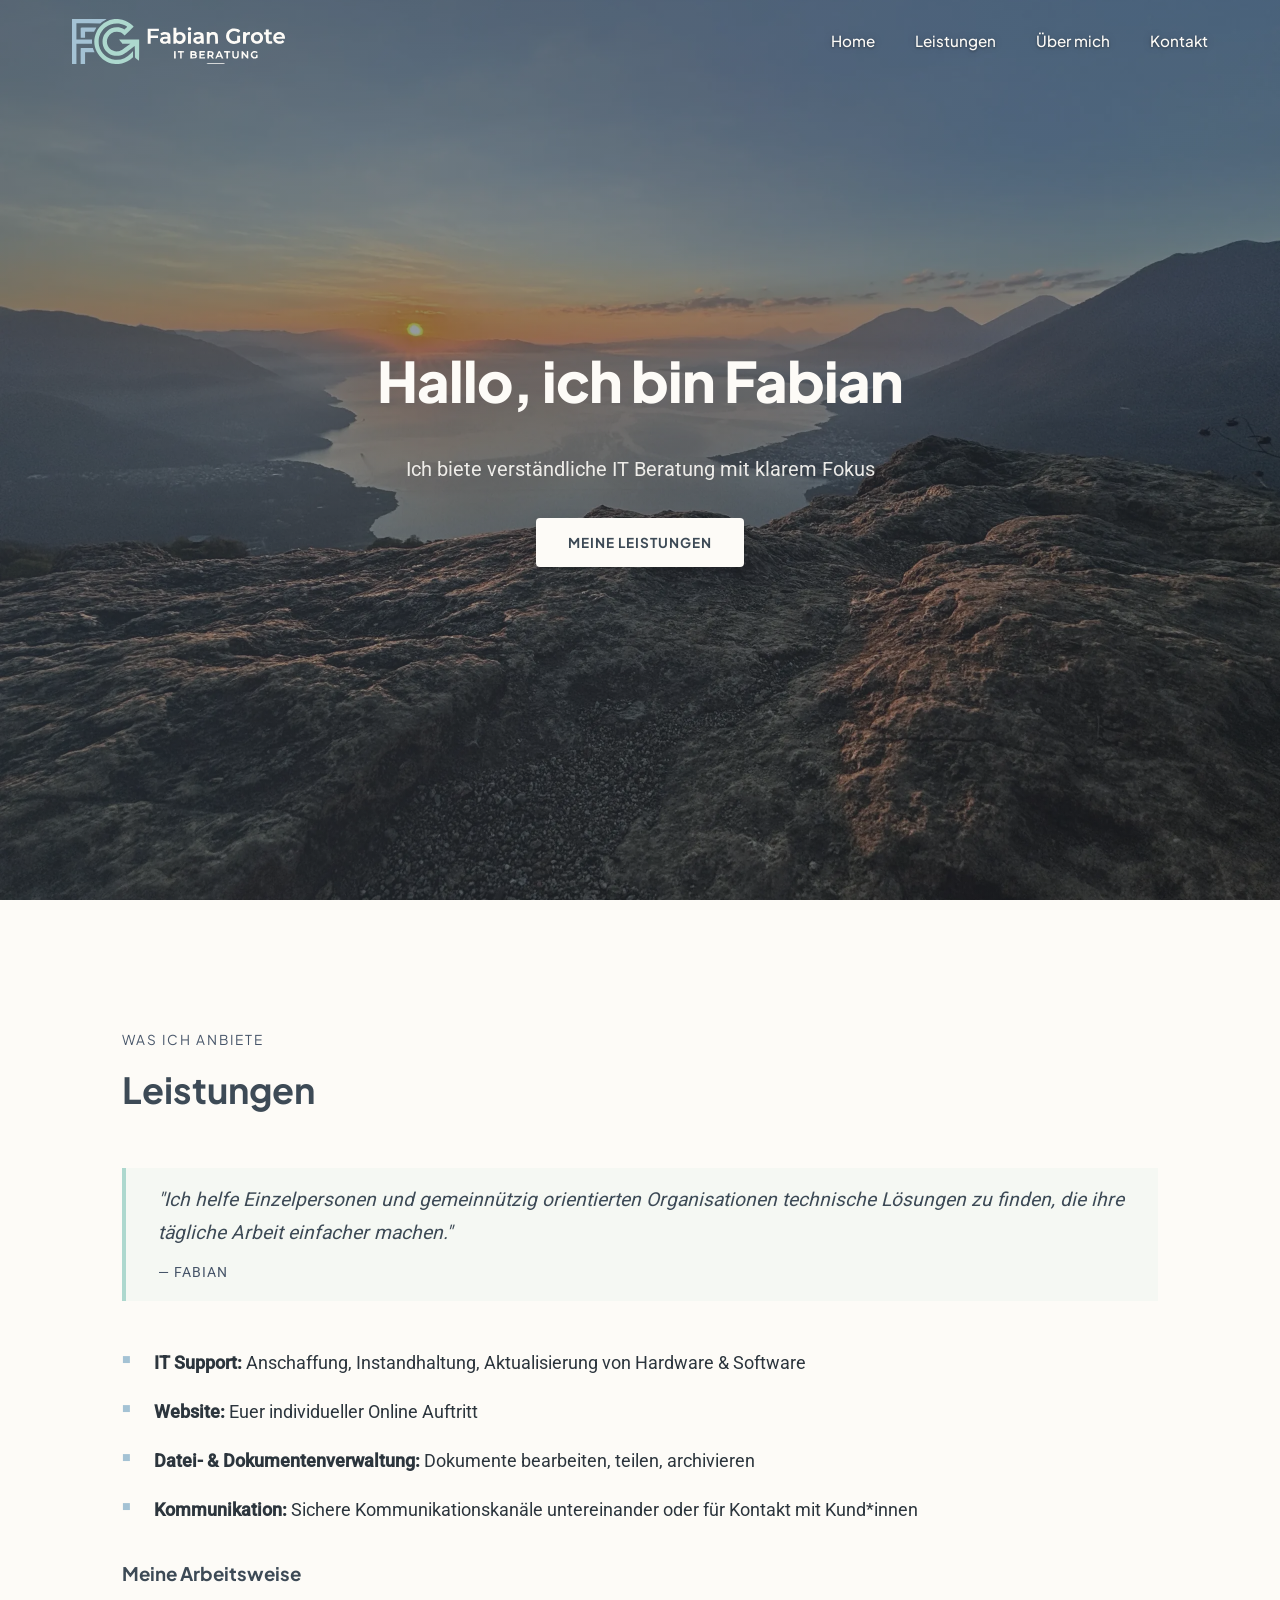
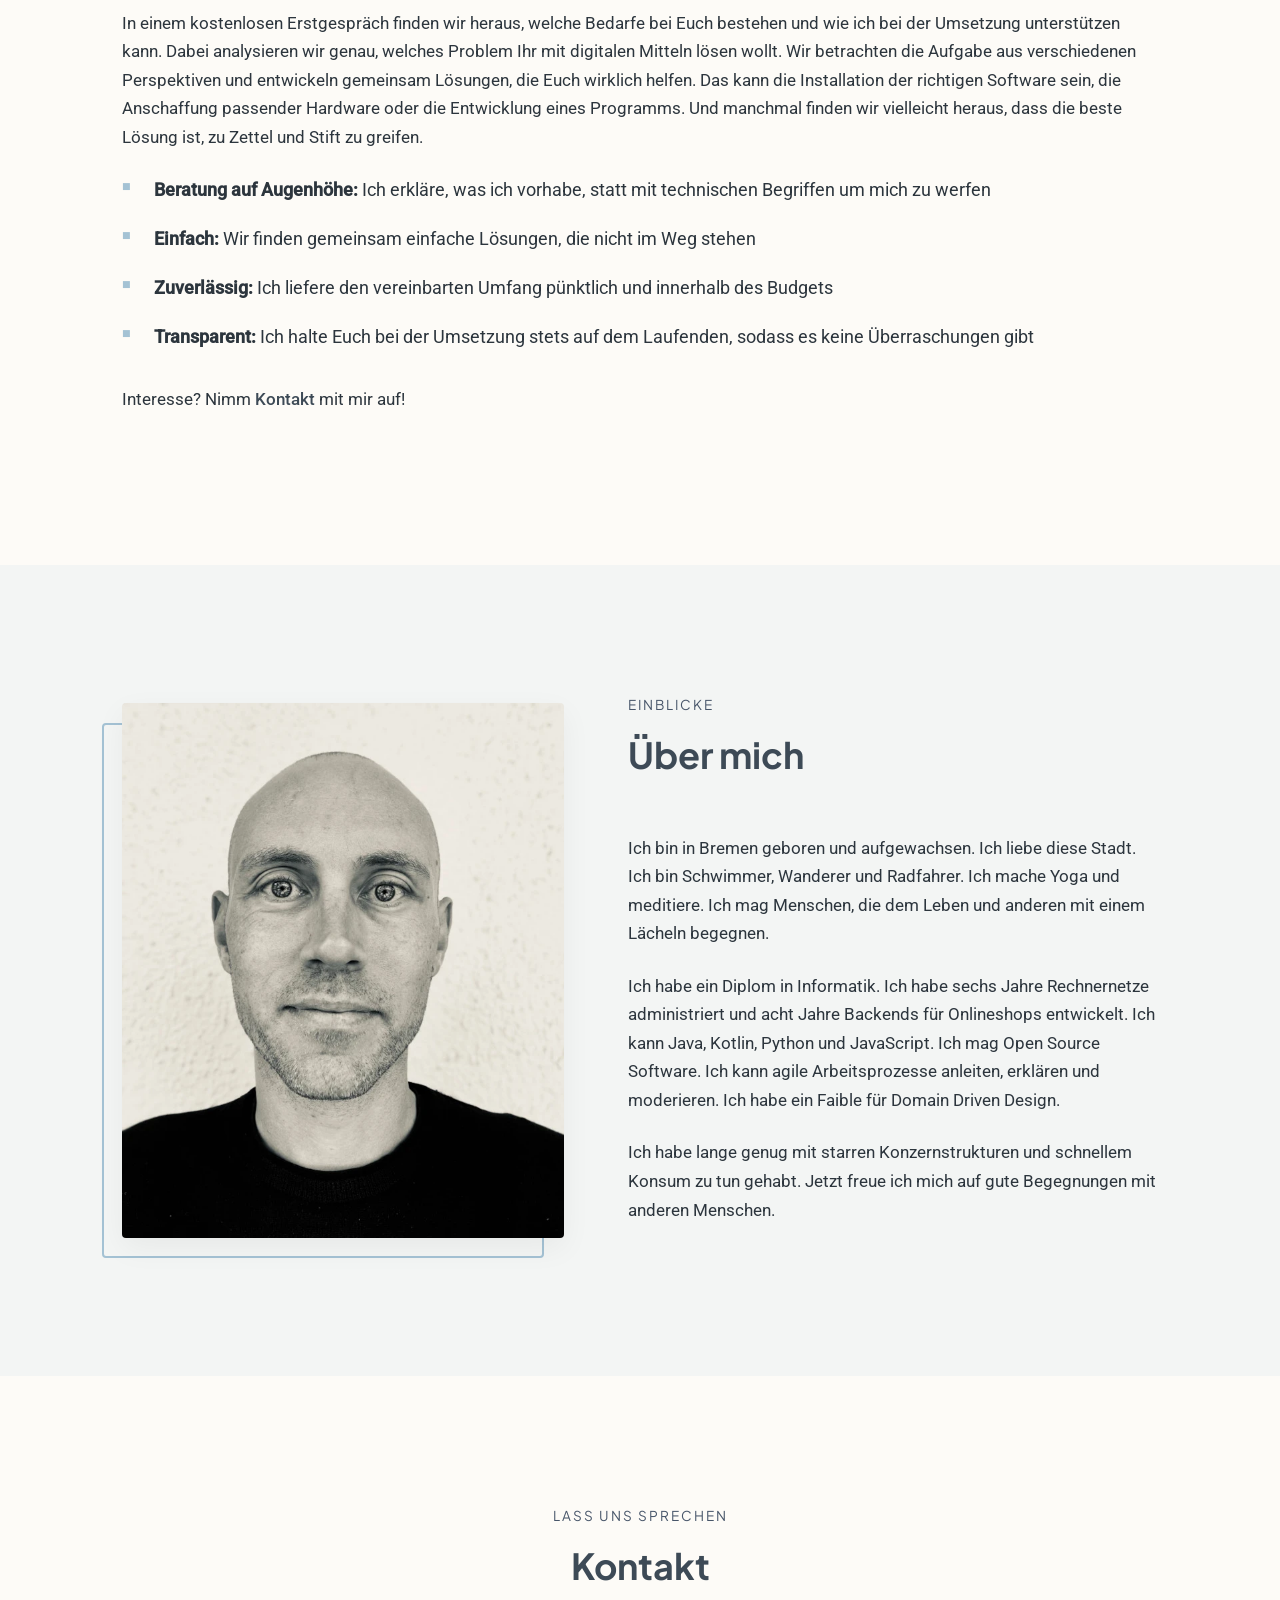
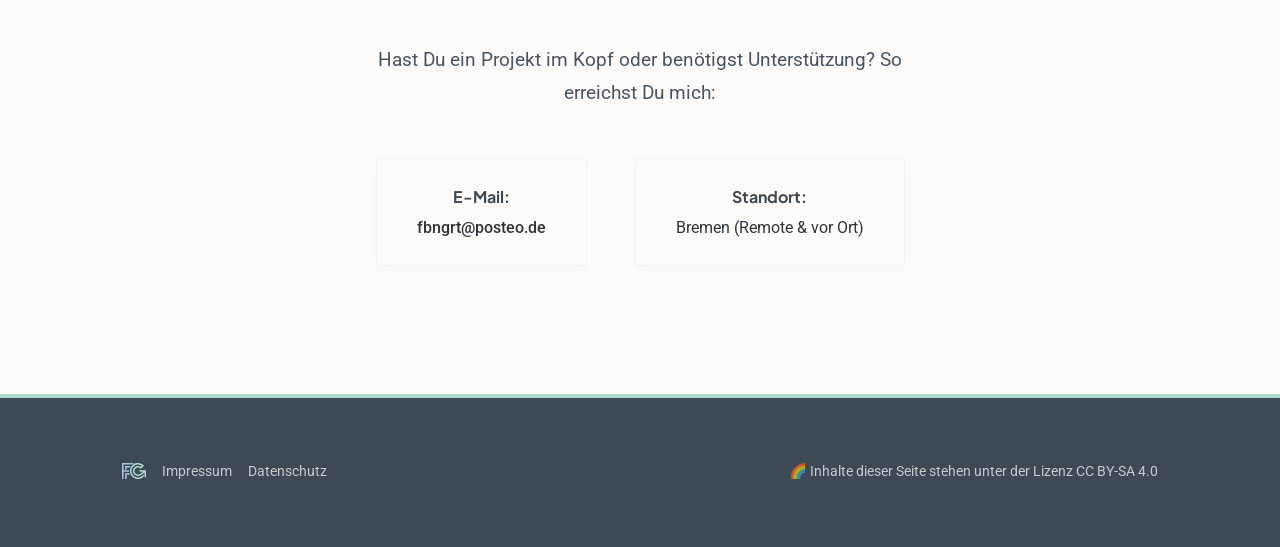
<file: index.html>
<!DOCTYPE html>
<html lang="de">
<head>
    <meta charset="UTF-8">
    <meta name="viewport" content="width=device-width, initial-scale=1.0">
    <title>Fabian Grote | IT Beratung Bremen</title>
    <meta name="description"
          content="Fabian Grote bietet verständliche IT Beratung auf Augenhöhe in Bremen. Administration, Support, E-Mail, Website und mehr. Jetzt anfragen!">
    <meta name="robots" content="index, follow">
    <link rel="canonical" href="https://fabiangrote.de/">

    <meta property="og:type" content="website">
    <meta property="og:url" content="https://fabiangrote.de/">
    <meta property="og:title" content="Fabian Grote | IT Beratung Bremen">
    <meta property="og:description" content="Verständliche IT Beratung auf Augenhöhe in Bremen">
    <meta property="og:image" content="https://fabiangrote.de/img/favicon.webp">

    <link rel="stylesheet" href="css/style.css">
    <link rel="icon" href="img/favicon.svg" type="image/svg+xml">
</head>
<body>

<!-- Fixierte Navigation -->
<nav class="navbar">
    <div class="nav-container">
        <a href="#home" class="nav-logo" aria-label="Fabian Grote Startseite"> </a>

        <!-- Neuer Hamburger-Button für Mobilgeräte -->
        <button class="menu-toggle" id="mobile-menu-btn" aria-label="Menü öffnen" aria-expanded="false">
            <span class="bar"></span>
            <span class="bar"></span>
            <span class="bar"></span>
        </button>

        <ul class="nav-links" id="nav-menu">
            <li><a href="#home">Home</a></li>
            <li><a href="#leistungen">Leistungen</a></li>
            <li><a href="#ueber-mich">Über mich</a></li>
            <li><a href="#kontakt">Kontakt</a></li>
        </ul>
    </div>
</nav>

<!-- 1. Hero-Bereich -->
<header id="home" class="hero-section">
    <div class="hero-overlay"></div>
    <div class="hero-content">
        <h1>Hallo, ich bin Fabian</h1>
        <p>Ich biete verständliche IT Beratung mit klarem Fokus</p>
        <a href="#leistungen" class="cta-button">Meine Leistungen</a>
    </div>
</header>

<main>
    <!-- 2. Leistungen -->
    <section id="leistungen" class="content-section" aria-labelledby="heading-leistungen">
        <div class="container">
            <span class="section-tagline">Was ich anbiete</span>
            <h2 id="heading-leistungen">Leistungen</h2>

            <div class="quote-box">
                <p class="quote-text">"Ich helfe Einzelpersonen und gemeinnützig orientierten Organisationen technische Lösungen zu finden, die ihre tägliche Arbeit einfacher machen."</p>
                <span class="quote-author">— Fabian</span>
            </div>
            <ul class="bullet-list">
                <li><strong>IT Support:</strong> Anschaffung, Instandhaltung, Aktualisierung von Hardware & Software
                </li>
                <li><strong>Website:</strong> Euer individueller Online Auftritt</li>
                <li><strong>Datei- & Dokumentenverwaltung:</strong> Dokumente bearbeiten, teilen, archivieren</li>
                <li>
                    <strong>Kommunikation:</strong> Sichere Kommunikationskanäle untereinander oder für Kontakt mit Kund*innen
                </li>
            </ul>

            <h3>Meine Arbeitsweise</h3>
            <div class="profile-text">
                <p> In einem kostenlosen Erstgespräch finden wir heraus, welche Bedarfe bei Euch
                    bestehen und wie ich bei der Umsetzung unterstützen kann. Dabei analysieren wir genau, welches Problem
                    Ihr mit digitalen Mitteln lösen wollt. Wir betrachten die Aufgabe aus verschiedenen Perspektiven und
                    entwickeln gemeinsam Lösungen, die Euch wirklich helfen. Das kann die Installation der richtigen
                    Software sein, die Anschaffung passender Hardware oder die Entwicklung eines Programms. Und
                    manchmal finden wir vielleicht heraus, dass die beste Lösung ist, zu Zettel
                    und Stift zu greifen.</p>
            </div>

            <ul class="bullet-list">
                <li>
                    <strong>Beratung auf Augenhöhe:</strong> Ich erkläre, was ich vorhabe, statt mit technischen Begriffen um mich zu werfen
                </li>
                <li><strong>Einfach:</strong> Wir finden gemeinsam einfache Lösungen, die nicht im Weg stehen</li>
                <li>
                    <strong>Zuverlässig:</strong> Ich liefere den vereinbarten Umfang pünktlich und innerhalb des Budgets
                </li>
                <li>
                    <strong>Transparent:</strong> Ich halte Euch bei der Umsetzung stets auf dem Laufenden, sodass es keine Überraschungen gibt
                </li>
            </ul>

            <div class="profile-text">
                <p>Interesse? Nimm <a href="#kontakt">Kontakt</a> mit mir auf!</p>
            </div>
        </div>
    </section>

    <!-- 3. Über mich -->
    <section id="ueber-mich" class="content-section alt-bg" aria-labelledby="heading-uebermich">
        <div class="container profile-grid">
            <div class="profile-image-wrapper">
                <img src="img/portrait.webp" alt="Fabian Grote – Freiberuflicher IT Berater in Bremen"
                     class="profile-image" loading="lazy">
            </div>
            <div class="profile-text">
                <span class="section-tagline">Einblicke</span>
                <h2 id="heading-uebermich">Über mich</h2>
                <p>Ich bin in Bremen geboren und aufgewachsen. Ich liebe diese Stadt. Ich bin Schwimmer, Wanderer und Radfahrer. Ich mache Yoga und meditiere. Ich mag Menschen, die dem Leben und anderen mit einem Lächeln begegnen.</p>
                <p> Ich habe ein Diplom in Informatik. Ich habe sechs Jahre Rechnernetze administriert und acht Jahre Backends für Onlineshops entwickelt. Ich kann Java, Kotlin, Python und JavaScript. Ich mag Open Source Software. Ich kann agile Arbeitsprozesse anleiten, erklären und moderieren. Ich habe ein Faible für Domain Driven Design.</p>
                <p> Ich habe lange genug mit starren Konzernstrukturen und schnellem Konsum zu tun gehabt. Jetzt freue ich mich auf gute Begegnungen mit anderen Menschen.</p>
            </div>
        </div>
    </section>

    <!-- 4. Kontakt -->
    <section id="kontakt" class="content-section" aria-labelledby="heading-kontakt">
        <div class="container text-center">
            <span class="section-tagline">Lass uns sprechen</span>
            <h2 id="heading-kontakt">Kontakt</h2>
            <p class="contact-lead">Hast Du ein Projekt im Kopf oder benötigst Unterstützung? So erreichst Du mich:</p>

            <div class="contact-details">
                <div class="contact-item">
                    <strong>E-Mail:</strong> <span><a href="mailto:fbngrt@posteo.de"
                                                      style="color: inherit; text-decoration: none;">fbngrt@posteo.de</a></span>
                </div>
                <div class="contact-item">
                    <strong>Standort:</strong> <span>Bremen (Remote & vor Ort)</span>
                </div>
            </div>
        </div>
    </section>
</main>

<!-- 5. Footer mit CC-Lizenz -->
<footer>
    <div class="container footer-content">
        <p><a href="#home"><img class="footer-logo" src="img/favicon.svg" alt="FG Logo"></a></p>
        <p><a href="#" id="impressum-open">Impressum</a></p>
        <p><a href="#" id="datenschutz-open">Datenschutz</a></p>
        <p>🌈 Inhalte dieser Seite stehen unter der Lizenz
            <a href="https://creativecommons.org/licenses/by-sa/4.0/deed.de" target="_blank"
               rel="noopener">CC BY-SA 4.0</a></p>
    </div>
</footer>

<!-- Impressum -->
<div id="impressum-modal" class="modal" aria-hidden="true" role="dialog" aria-labelledby="impressum-heading">
    <div class="modal-content">
        <button id="impressum-close" class="modal-close-btn" aria-label="Schließen">&times;</button>

        <h1 id="impressum-heading">Impressum</h1>
        <h2>Angaben gemäß § 5 TMG</h2>
        <p>Fabian Grote<br>
            IT Beratung<br>
            Neustadtscontrescarpe 128<br>
            28199 Bremen</p>

        <h2>Kontakt</h2>
        <p>E-Mail: fbngrt@posteo.de</p>

        <!--        <h3>Wirtschafts-ID</h3>-->
        <!--        <p>[Wirtschafts-ID]</p>-->
    </div>
</div>

<!-- Datenschutz -->
<div id="datenschutz-modal" class="modal" aria-hidden="true" role="dialog" aria-labelledby="datenschutz-heading">
    <div class="modal-content">
        <button id="datenschutz-close" class="modal-close-btn" aria-label="Schließen">&times;</button>
        <h1 id="datenschutz-heading">Datenschutzerklärung</h1>

        <h2>1. Datenschutz auf einen Blick</h2>
        <h3>Allgemeine Hinweise</h3>
        <p>Die folgenden Hinweise geben einen einfachen Überblick darüber, was mit Ihren personenbezogenen Daten passiert, wenn Sie diese Website besuchen. Personenbezogene Daten sind alle Daten, mit denen Sie persönlich identifiziert werden können. Ausführliche Informationen zum Thema Datenschutz entnehmen Sie unserer unter diesem Text aufgeführten Datenschutzerklärung.</p>

        <h3>Datenerfassung auf dieser Website</h3>
        <h4>Wer ist verantwortlich für die Datenerfassung auf dieser Website?</h4>
        <p>Die Datenverarbeitung auf dieser Website erfolgt durch den Websitebetreiber. Dessen Kontaktdaten können Sie dem Abschnitt „Hinweis zur verantwortlichen Stelle“ in dieser Datenschutzerklärung entnehmen.</p>

        <h4>Wie erfassen wir Ihre Daten?</h4>
        <p>Ihre Daten werden zum einen dadurch erhoben, dass Sie uns diese mitteilen. Hierbei kann es sich z.&nbsp;B. um Daten handeln, die Sie in eine E-Mail eingeben.</p>
        <p>Andere Daten werden automatisch oder nach Ihrer Einwilligung beim Besuch der Website durch unsere IT-Systeme erfasst. Das sind vor allem technische Daten (z.&nbsp;B. Internetbrowser, Betriebssystem oder Uhrzeit des Seitenaufrufs). Die Erfassung dieser Daten erfolgt automatisch, sobald Sie diese Website betreten.</p>

        <h4>Wofür nutzen wir Ihre Daten?</h4>
        <p>Ein Teil der Daten wird erhoben, um eine fehlerfreie Bereitstellung der Website zu gewährleisten. Andere Daten können zur Analyse Ihres Nutzerverhaltens verwendet werden. Sofern über die Website Verträge geschlossen oder angebahnt werden können, werden die übermittelten Daten auch für Vertragsangebote, Bestellungen oder sonstige Auftragsanfragen verarbeitet.</p>

        <h4>Welche Rechte haben Sie bezüglich Ihrer Daten?</h4>
        <p>Sie haben jederzeit das Recht, unentgeltlich Auskunft über Herkunft, Empfänger und Zweck Ihrer gespeienerten personenbezogenen Daten zu erhalten. Sie haben außerdem ein Recht, die Berichtigung oder Löschung dieser Daten zu verlangen. Wenn Sie eine Einwilligung zur Datenverarbeitung erteilt haben, können Sie diese Einwilligung jederzeit für die Zukunft widerrufen. Außerdem haben Sie das Recht, unter bestimmten Umständen die Einschränkung der Verarbeitung Ihrer personenbezogenen Daten zu verlangen. Des Weiteren steht Ihnen ein Beschwerderecht bei der zuständigen Aufsichtsbehörde zu.</p>
        <p>Hierzu sowie zu weiteren Fragen zum Thema Datenschutz können Sie sich jederzeit an uns wenden.</p>

        <h2>2. Hosting</h2>
        <p>Wir hosten die Inhalte unserer Website bei folgendem Anbieter:</p>
        <h3>Externes Hosting</h3>
        <p>Diese Website wird extern gehostet. Die personenbezogenen Daten, die auf dieser Website erfasst werden, werden auf den Servern des Hosters / der Hoster gespeichert. Hierbei kann es sich v.&nbsp;a. um IP-Adressen, Kontaktanfragen, Meta- und Kommunikationsdaten, Vertragsdaten, Kontaktdaten, Namen, Websitezugriffe und sonstige Daten, die über eine Website generiert werden, handeln.</p>
        <p>Das externe Hosting erfolgt zum Zwecke der Vertragserfüllung gegenüber unseren potenziellen und bestehenden Kunden (Art. 6 Abs. 1 lit. b DSGVO) und im Interesse einer sicheren, schnellen und effizienten Bereitstellung unseres Online-Angebots durch einen professionellen Anbieter (Art. 6 Abs. 1 lit. f DSGVO).</p>
        <p>Unser Hoster wird Ihre Daten nur insoweit verarbeiten, wie dies zur Erfüllung seiner Leistungspflichten erforderlich ist und unsere Weisungen in Bezug auf diese Daten befolgen.</p>
        <p>Wir setzen folgenden Hoster ein:</p>
        <p>Microsoft Corporation<br>One Microsoft Way<br>Redmond, WA 98052-6399<br>USA</p>

        <h2>3. Allgemeine Hinweise und Pflichtinformationen</h2>
        <h3>Datenschutz</h3>
        <p>Die Betreiber dieser Seiten nehmen den Schutz Ihrer persönlichen Daten sehr ernst. Wir behandeln Ihre personenbezogenen Daten vertraulich und entsprechend den gesetzlichen Datenschutzvorschriften sowie dieser Datenschutzerklärung.</p>
        <p>Wenn Sie diese Website benutzen, werden verschiedene personenbezogene Daten erhoben. Personenbezogene Daten sind Daten, mit denen Sie persönlich identifiziert werden können. Die vorliegende Datenschutzerklärung erläutert, welche Daten wir erheben und wofür wir sie nutzen. Sie erläutert auch, wie und zu welchem Zweck das geschieht.</p>
        <p>Wir weisen darauf hin, dass die Datenübertragung im Internet (z. B. bei der Kommunikation per E-Mail) Sicherheitslücken aufweisen kann. Ein lückenloser Schutz der Daten vor dem Zugriff durch Dritte ist nicht möglich.</p>

        <h3>Hinweis zur verantwortlichen Stelle</h3>
        <p>Die verantwortliche Stelle für die Datenverarbeitung auf dieser Website ist:</p>
        <p><strong>Fabian Grote</strong><br>Neustadtscontrescarpe 128<br>28199 Bremen<br>E-Mail: fbngrt@posteo.de</p>
        <p>Verantwortliche Stelle ist die natürliche oder juristische Person, die allein oder gemeinsam mit anderen über die Zwecke und Mittel der Verarbeitung von personenbezogenen Daten (z. B. Namen, E-Mail-Adressen o. Ä.) entscheidet.</p>

        <h3>Speicherdauer</h3>
        <p>Soweit innerhalb dieser Datenschutzerklärung keine speziellere Speicherdauer genannt wurde, verbleiben Ihre personenbezogenen Daten bei uns, bis der Zweck für die Datenverarbeitung entfällt. Wenn Sie ein berechtigtes Löschersuchen geltend machen oder eine Einwilligung zur Datenverarbeitung widerrufen, werden Ihre Daten gelöscht, sofern wir keine anderen rechtlich zulässigen Gründe für die Speicherung Ihrer personenbezogenen Daten haben (z. B. steuer- oder handelsrechtliche Aufbewahrungsfristen); im letztgenannten Fall erfolgt die Löschung nach Fortfall dieser Gründe.</p>

        <h3>Allgemeine Hinweise zu den Rechtsgrundlagen der Datenverarbeitung auf dieser Website</h3>
        <p>Sofern Sie in die Datenverarbeitung eingewilligt haben, verarbeiten wir Ihre personenbezogenen Daten auf Grundlage von Art. 6 Abs. 1 lit. a DSGVO bzw. Art. 9 Abs. 2 lit. a DSGVO, sofern besondere Datenkategorien nach Art. 9 Abs. 1 DSGVO verarbeitet werden. Sind Ihre Daten zur Vertragserfüllung oder zur Durchführung vorvertraglicher Maßnahmen erforderlich, verarbeiten wir Ihre Daten auf Grundlage des Art. 6 Abs. 1 lit. b DSGVO. Des Weiteren verarbeiten wir Ihre Daten, sofern diese zur Erfüllung einer rechtlichen Verpflichtung erforderlich sind, auf Grundlage von Art. 6 Abs. 1 lit. c DSGVO. Die Datenverarbeitung kann ferner auf Grundlage unseres berechtigten Interesses nach Art. 6 Abs. 1 lit. f DSGVO erfolgen. Über die jeweils im Einzelfall einschlägigen Rechtsgrundlagen wird in dieser Datenschutzerklärung informiert.</p>

        <h3>Widerruf Ihrer Einwilligung zur Datenverarbeitung</h3>
        <p>Viele Datenverarbeitungsvorgänge sind nur mit Ihrer ausdrücklichen Einwilligung möglich. Sie können eine bereits erteilte Einwilligung jederzeit widerrufen. Die Rechtmäßigkeit der bis zum Widerruf erfolgten Datenverarbeitung bleibt vom Widerruf unberührt.</p>

        <h3>Widerspruchsrecht gegen die Datenerhebung in besonderen Fällen sowie gegen Direktwerbung (Art. 21 DSGVO)</h3>
        <p>WENN DIE DATENVERARBEITUNG AUF GRUNDLAGE VON ART. 6 ABS. 1 LIT. E ODER F DSGVO ERFOLGT, HABEN SIE JEDERZEIT DAS RECHT, AUS GRÜNDEN, DIE SICH AUS IHRER BESONDEREN SITUATION ERGEBEN, GEGEN DIE VERARBEITUNG IHRER PERSONENBEZOGENEN DATEN WIDERSPRUCH EINZULEGEN; DIES GILT AUCH FÜR EIN AUF DIESE BESTIMMUNGEN GESTÜTZTES PROFILING. WENN SIE WIDERSPRUCH EINLEGEN, WERDEN WIR IHRE BETROFFENEN PERSONENBEZOGENEN DATEN NICHT MEHR VERARBEITEN, ES SEI DENN, WIR KÖNNEN ZWINGENDE SCHUTZWÜRDIGE GRÜNDE FÜR DIE VERARBEITUNG NACHWEISEN, DIE IHRE INTERESSEN, RECHTE UND FREIHEITEN ÜBERWIEGEN ODER DIE VERARBEITUNG DIENT DER GELTENDMACHUNG, AUSÜBUNG ODER VERTEIDIGUNG VON RECHTSANSPRÜCHEN (WIDERSPRUCH NACH ART. 21 ABS. 1 DSGVO).</p>

        <h3>Beschwerderecht bei der zuständigen Aufsichtsbehörde</h3>
        <p>Im Falle von Verstößen gegen die DSGVO steht den Betroffenen ein Beschwerderecht bei einer Aufsichtsbehörde, insbesondere in dem Mitgliedstaat ihres gewöhnlichen Aufenthalts, ihres Arbeitsplatzes oder des Orts des mutmaßlichen Verstoßes zu.</p>

        <h3>Recht auf Datenübertragbarkeit</h3>
        <p>Sie haben das Recht, Daten, die wir auf Grundlage Ihrer Einwilligung oder in Erfüllung eines Vertrags automatisiert verarbeiten, an sich oder an einen Dritten in einem gängigen, maschinenlesbaren Format aushändigen zu lassen. Sofern Sie die direkte Übertragung der Daten an einen anderen Verantwortlichen verlangen, erfolgt dies nur, soweit es technisch machbar ist.</p>

        <h3>Auskunft, Berichtigung und Löschung</h3>
        <p>Sie haben im Rahmen der geltenden gesetzlichen Bestimmungen jederzeit das Recht auf unentgeltliche Auskunft über Ihre gespeicherten personenbezogenen Daten, deren Herkunft und Empfänger und den Zweck der Datenverarbeitung und ggf. ein Recht auf Berichtigung oder Löschung dieser Daten.</p>

        <h3>Recht auf Einschränkung der Verarbeitung</h3>
        <p>Sie haben das Recht, die Einschränkung der Verarbeitung Ihrer personenbezogenen Daten zu verlangen. Das Recht auf Einschränkung der Verarbeitung besteht in folgenden Fällen:</p>
        <ul>
            <li>Wenn Sie die Richtigkeit Ihrer bei uns gespeicherten personenbezogenen Daten bestreiten, benötigen wir in der Regel Zeit, um dies zu überprüfen. Für die Dauer der Prüfung haben Sie das Recht, die Einschränkung zu verlangen.</li>
            <li>Wenn die Verarbeitung unrechtmäßig geschah/geschieht, können Sie statt der Löschung die Einschränkung verlangen.</li>
            <li>Wenn wir Ihre Daten nicht mehr benötigen, Sie sie jedoch zur Ausübung, Verteidigung oder Geltendmachung von Rechtsansprüchen benötigen.</li>
            <li>Wenn Sie einen Widerspruch nach Art. 21 Abs. 1 DSGVO eingelegt haben, muss eine Abwägung vorgenommen werden. Solange noch nicht feststeht, wessen Interessen überwiegen, haben Sie das Recht, die Einschränkung zu verlangen.</li>
        </ul>

        <h3>SSL- bzw. TLS-Verschlüsselung</h3>
        <p>Diese Seite nutzt aus Sicherheitsgründen und zum Schutz der Übertragung vertraulicher Inhalte eine SSL- bzw. TLS-Verschlüsselung. Eine verschlüsselte Verbindung erkennen Sie daran, dass die Adresszeile des Browsers von „http://“ auf „https://“ wechselt und an dem Schloss-Symbol in Ihrer Browserzeile.</p>

        <h2>4. Datenerfassung auf dieser Website</h2>
        <h3>Anfrage per E-Mail oder Telefon</h3>
        <p>Wenn Sie uns per E-Mail oder Telefon kontaktieren, wird Ihre Anfrage inklusive aller daraus hervorgehenden personenbezogenen Daten (Name, Anfrage) zum Zwecke der Bearbeitung Ihres Anliegens bei uns gespeichert und verarbeitet. Diese Daten geben wir nicht ohne Ihre Einwilligung weiter.</p>
        <p>Die Verarbeitung dieser Daten erfolgt auf Grundlage von Art. 6 Abs. 1 lit. b DSGVO, sofern Ihre Anfrage mit der Erfüllung eines Vertrags zusammenhängt oder zur Durchführung vorvertraglicher Maßnahmen erforderlich ist. In allen übrigen Fällen beruht die Verarbeitung auf unserem berechtigten Interesse an der effektiven Bearbeitung der an uns gerichteten Anfragen (Art. 6 Abs. 1 lit. f DSGVO).</p>
        <p>Die von Ihnen an uns übersandten Daten verbleiben bei uns, bis Sie uns zur Löschung auffordern, Ihre Einwilligung zur Speicherung widerrufen oder der Zweck für die Datenspeicherung entfällt (z. B. nach abgeschlossener Bearbeitung Ihres Anliegens). Zwingende gesetzliche Bestimmungen – insbesondere gesetzliche Aufbewahrungsfristen – bleiben unberührt.</p>

        <p style="margin-top: 2rem; font-size: 0.85rem; color: var(--color-text-light);">Quelle: e-recht24.de</p>
    </div>
</div>

<!-- JavaScript am Ende einbinden -->
<script src="js/navbar.js"></script>
<script src="js/modal.js"></script>
</body>
</html>
</file>
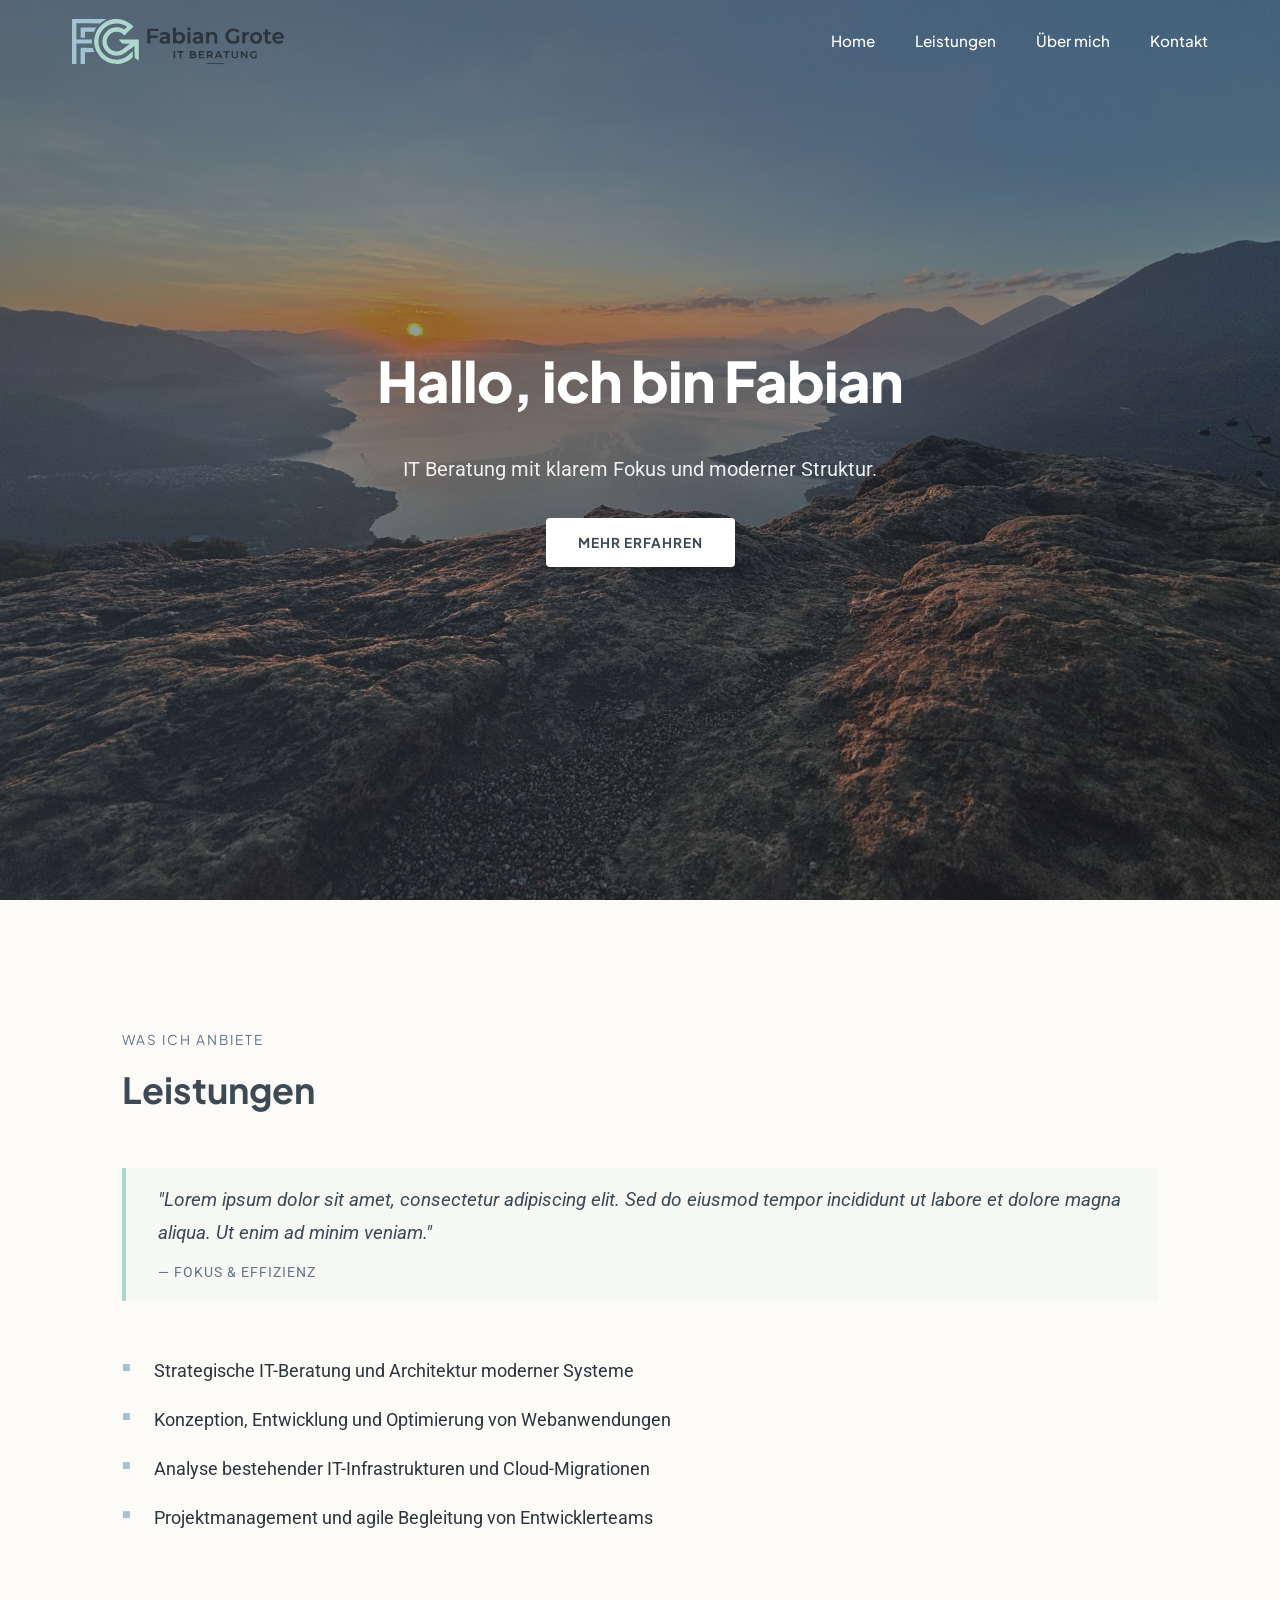
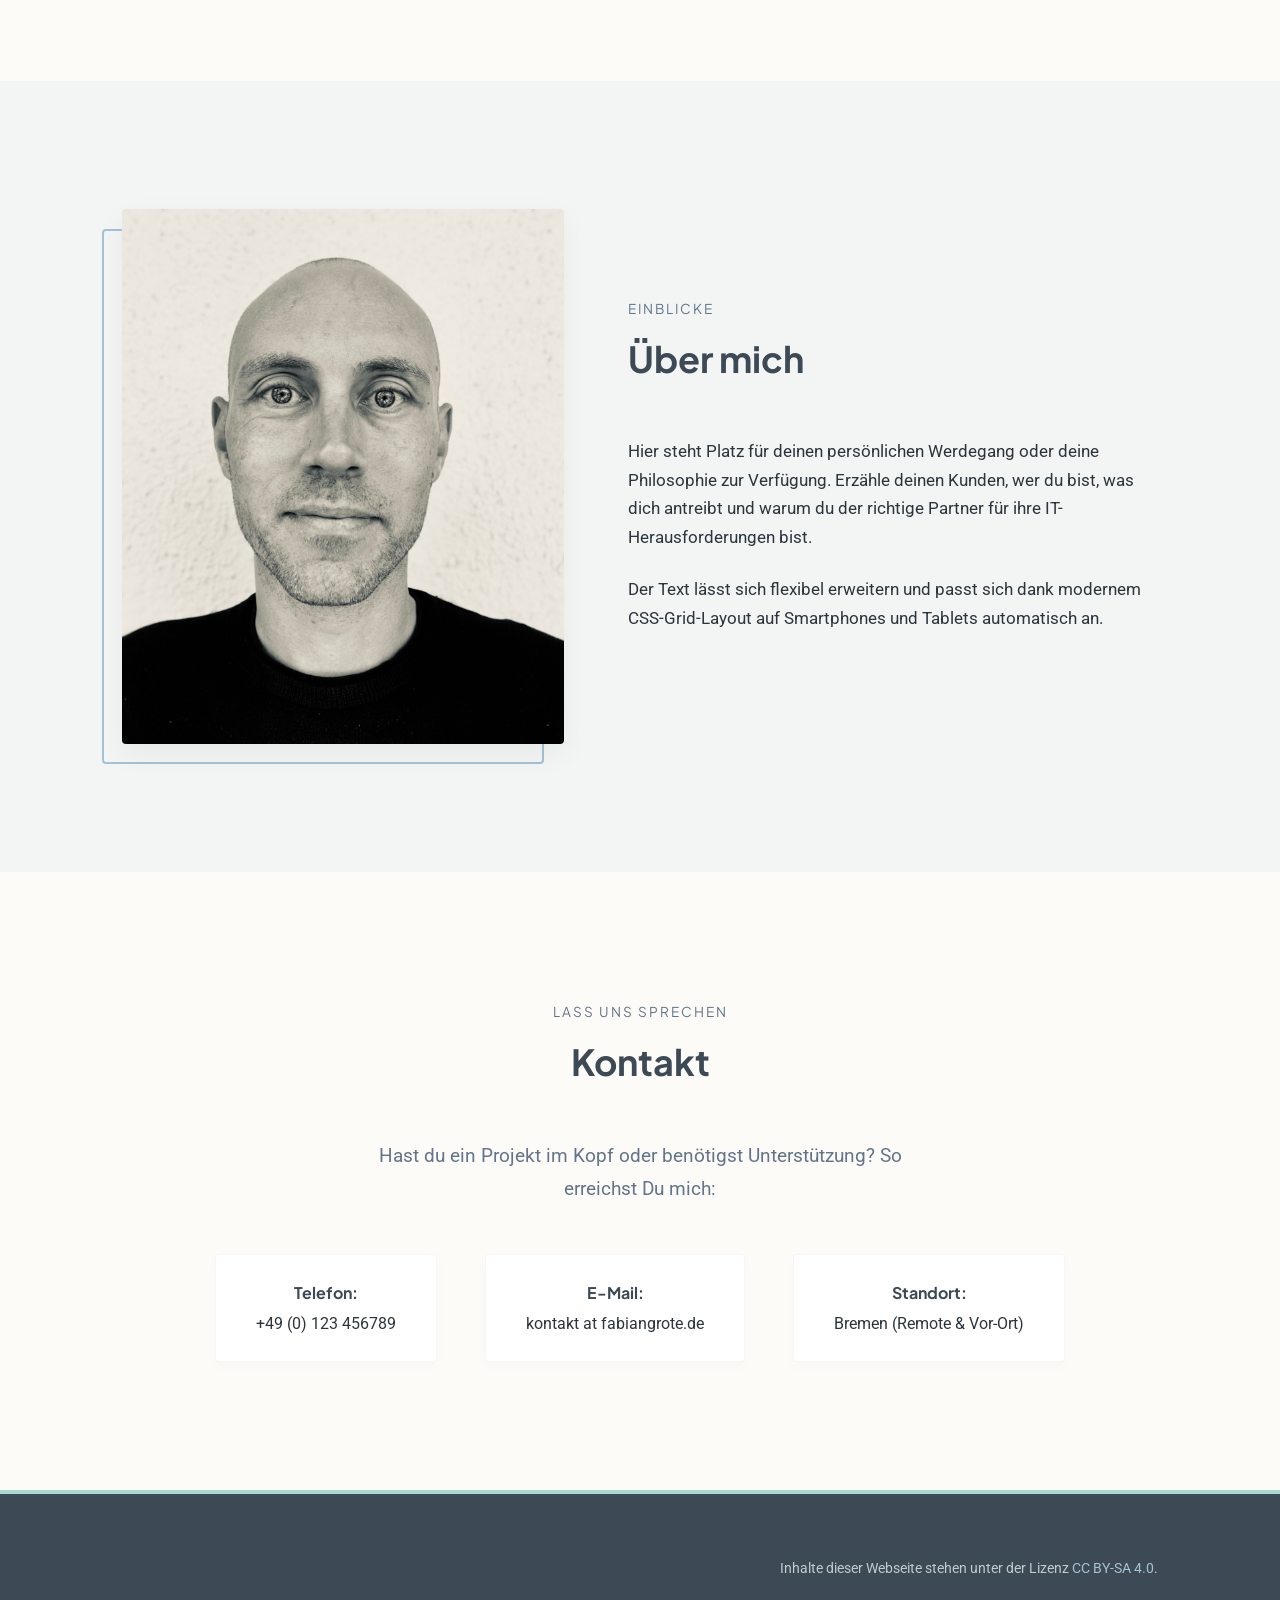
<file: docs/index.html>
<!DOCTYPE html>
<html lang="de">
<head>
    <meta charset="UTF-8">
    <meta name="viewport" content="width=device-width, initial-scale=1.0">
    <title>Fabian Grote | IT Beratung</title>
    <!-- Einbindung der Google Fonts -->
    <link rel="preconnect" href="https://fonts.googleapis.com">
    <link rel="preconnect" href="https://fonts.gstatic.com" crossorigin>
    <link href="https://fonts.googleapis.com/css2?family=Plus+Jakarta+Sans:wght@500;700;800&family=Roboto:wght@400;500&display=swap" rel="stylesheet">
    <link rel="stylesheet" href="css/style.css">
    <link rel="icon" href="img/favicon.svg" type="image/svg+xml">
</head>
<body>

<!-- Fixierte Navigation -->
<nav class="navbar">
    <div class="nav-container">
        <a href="#home" class="nav-logo">
            <img src="img/logo.svg" alt="Fabian Grote Logo">
        </a>

        <!-- Neuer Hamburger-Button für Mobilgeräte -->
        <button class="menu-toggle" id="mobile-menu-btn" aria-label="Menü öffnen">
            <span class="bar"></span>
            <span class="bar"></span>
            <span class="bar"></span>
        </button>

        <ul class="nav-links" id="nav-menu">
            <li><a href="#home">Home</a></li>
            <li><a href="#leistungen">Leistungen</a></li>
            <li><a href="#ueber-mich">Über mich</a></li>
            <li><a href="#kontakt">Kontakt</a></li>
        </ul>
    </div>
</nav>

<!-- 1. Hero-Bereich -->
<header id="home" class="hero-section">
    <div class="hero-overlay"></div>
    <div class="hero-content">
        <h1>Hallo, ich bin Fabian</h1>
        <p>IT Beratung mit klarem Fokus und moderner Struktur.</p>
        <a href="#leistungen" class="cta-button">Mehr erfahren</a>
    </div>
</header>

<main>
    <!-- 2. Leistungen -->
    <section id="leistungen" class="content-section">
        <div class="container">
            <span class="section-tagline">Was ich anbiete</span>
            <h2>Leistungen</h2>

            <div class="quote-box">
                <p class="quote-text">"Lorem ipsum dolor sit amet, consectetur adipiscing elit. Sed do eiusmod tempor incididunt ut labore et dolore magna aliqua. Ut enim ad minim veniam."</p>
                <span class="quote-author">— Fokus & Effizienz</span>
            </div>

            <ul class="bullet-list">
                <li>Strategische IT-Beratung und Architektur moderner Systeme</li>
                <li>Konzeption, Entwicklung und Optimierung von Webanwendungen</li>
                <li>Analyse bestehender IT-Infrastrukturen und Cloud-Migrationen</li>
                <li>Projektmanagement und agile Begleitung von Entwicklerteams</li>
            </ul>
        </div>
    </section>

    <!-- 3. Über mich -->
    <section id="ueber-mich" class="content-section alt-bg">
        <div class="container profile-grid">
            <div class="profile-image-wrapper">
                <img src="img/portrait.jpg" alt="Fabian Grote Porträt" class="profile-image">
            </div>
            <div class="profile-text">
                <span class="section-tagline">Einblicke</span>
                <h2>Über mich</h2>
                <p>Hier steht Platz für deinen persönlichen Werdegang oder deine Philosophie zur Verfügung. Erzähle deinen Kunden, wer du bist, was dich antreibt und warum du der richtige Partner für ihre IT-Herausforderungen bist.</p>
                <p>Der Text lässt sich flexibel erweitern und passt sich dank modernem CSS-Grid-Layout auf Smartphones und Tablets automatisch an.</p>
            </div>
        </div>
    </section>

    <!-- 4. Kontakt -->
    <section id="kontakt" class="content-section">
        <div class="container text-center">
            <span class="section-tagline">Lass uns sprechen</span>
            <h2>Kontakt</h2>
            <p class="contact-lead">Hast du ein Projekt im Kopf oder benötigst Unterstützung? So erreichst Du mich:</p>

            <div class="contact-details">
                <div class="contact-item">
                    <strong>Telefon:</strong> <span>+49 (0) 123 456789</span>
                </div>
                <div class="contact-item">
                    <strong>E-Mail:</strong> <span>kontakt at fabiangrote.de</span>
                </div>
                <div class="contact-item">
                    <strong>Standort:</strong> <span>Bremen (Remote & Vor-Ort)</span>
                </div>
            </div>
        </div>
    </section>
</main>

<!-- 5. Footer mit CC-Lizenz -->
<footer>
    <div class="container footer-content">
        <p></p>
        <p class="license-text">
            Inhalte dieser Webseite stehen unter der Lizenz
            <a href="https://creativecommons.org/licenses/by-sa/4.0/deed.de" target="_blank" rel="noopener">CC BY-SA 4.0</a>.
        </p>
    </div>
</footer>

<!-- JavaScript am Ende einbinden -->
<script src="js/script.js"></script>
</body>
</html>
</file>
<file: css/style.css>
/* ==========================================================================
   ZENTRALE ANPASSUNGEN (Farben & Schriften aus deinem Logo abgeleitet)
   ========================================================================== */
:root {
    --font-headings: 'Plus Jakarta Sans', sans-serif;
    --font-body: 'Roboto', sans-serif;

    --color-primary: #3d4a56;
    --color-accent-blue: #a4c2d4;
    --color-accent-mint: #add8ce;
    --color-bg-warm: #fdfbf7;

    --color-text-dark: #2c353d;
    --color-text-light: #475569;
    --color-off-white: #fdfbf7;
}

/* roboto-regular - latin */
@font-face {
    font-display: swap; /* Check https://developer.mozilla.org/en-US/docs/Web/CSS/@font-face/font-display for other options. */
    font-family: 'Roboto';
    font-style: normal;
    font-weight: 400;
    src: url('../fonts/roboto-v51-latin-regular.woff2') format('woff2'); /* Chrome 36+, Opera 23+, Firefox 39+, Safari 12+, iOS 10+ */
}

/* roboto-500 - latin */
@font-face {
    font-display: swap; /* Check https://developer.mozilla.org/en-US/docs/Web/CSS/@font-face/font-display for other options. */
    font-family: 'Roboto';
    font-style: normal;
    font-weight: 500;
    src: url('../fonts/roboto-v51-latin-500.woff2') format('woff2'); /* Chrome 36+, Opera 23+, Firefox 39+, Safari 12+, iOS 10+ */
}

/* plus-jakarta-sans-regular - latin */
@font-face {
    font-display: swap; /* Check https://developer.mozilla.org/en-US/docs/Web/CSS/@font-face/font-display for other options. */
    font-family: 'Plus Jakarta Sans';
    font-style: normal;
    font-weight: 400;
    src: url('../fonts/plus-jakarta-sans-v12-latin-regular.woff2') format('woff2'); /* Chrome 36+, Opera 23+, Firefox 39+, Safari 12+, iOS 10+ */
}

/* plus-jakarta-sans-500 - latin */
@font-face {
    font-display: swap; /* Check https://developer.mozilla.org/en-US/docs/Web/CSS/@font-face/font-display for other options. */
    font-family: 'Plus Jakarta Sans';
    font-style: normal;
    font-weight: 500;
    src: url('../fonts/plus-jakarta-sans-v12-latin-500.woff2') format('woff2'); /* Chrome 36+, Opera 23+, Firefox 39+, Safari 12+, iOS 10+ */
}

/* plus-jakarta-sans-700 - latin */
@font-face {
    font-display: swap; /* Check https://developer.mozilla.org/en-US/docs/Web/CSS/@font-face/font-display for other options. */
    font-family: 'Plus Jakarta Sans';
    font-style: normal;
    font-weight: 700;
    src: url('../fonts/plus-jakarta-sans-v12-latin-700.woff2') format('woff2'); /* Chrome 36+, Opera 23+, Firefox 39+, Safari 12+, iOS 10+ */
}

/* plus-jakarta-sans-800 - latin */
@font-face {
    font-display: swap; /* Check https://developer.mozilla.org/en-US/docs/Web/CSS/@font-face/font-display for other options. */
    font-family: 'Plus Jakarta Sans';
    font-style: normal;
    font-weight: 800;
    src: url('../fonts/plus-jakarta-sans-v12-latin-800.woff2') format('woff2'); /* Chrome 36+, Opera 23+, Firefox 39+, Safari 12+, iOS 10+ */
}


/* ==========================================================================
   BASIS STYLES
   ========================================================================== */
html {
    scroll-behavior: smooth;
    box-sizing: border-box;
}

*, *:before, *:after {
    box-sizing: inherit;
}

body {
    font-family: var(--font-body);
    font-size: 16px;
    line-height: 1.7;
    color: var(--color-text-dark);
    background-color: var(--color-bg-warm);
    margin: 0;
    padding: 0;
    -webkit-font-smoothing: antialiased;
}

h1, h2, h3, h4 {
    font-family: var(--font-headings);
    color: var(--color-primary);
    margin-top: 0;
    font-weight: 700;
}

.container {
    max-width: 1100px;
    margin: 0 auto;
    padding: 0 2rem;
}

.text-center {
    text-align: center;
}

.section-tagline {
    display: block;
    font-family: var(--font-headings), sans-serif;
    font-size: 0.85rem;
    text-transform: uppercase;
    letter-spacing: 2px;
    color: var(--color-text-light);
    margin-bottom: 0.5rem;
}

/* ==========================================================================
   NAVIGATION BAR & HAMBURGER (Jetzt mit dynamischer Transparenz)
   ========================================================================== */
.navbar {
    position: fixed;
    top: 0;
    left: 0;
    width: 100%;
    background-color: transparent; /* Initial komplett transparent */
    border-bottom: 1px solid rgba(255, 255, 255, 0); /* Kein Rahmen am Anfang */
    z-index: 1000;
    transition: all 0.4s ease; /* Sorgt für ein sanftes Überblenden der Farbe */
}

/* Diese Klasse wird per JavaScript hinzugefügt, sobald gescrollt wird */
.navbar.scrolled {
    background-color: rgba(253, 251, 247, 0.95); /* Das warme Off-White aus deinem Logo */
    backdrop-filter: blur(10px); /* Edler Milchglas-Effekt */
    border-bottom: 1px solid rgba(61, 74, 86, 0.08);
    box-shadow: 0 2px 10px rgba(0, 0, 0, 0.02);
}

.nav-container {
    display: flex;
    justify-content: space-between;
    align-items: center;
    max-width: 1200px;
    margin: 0 auto;
    padding: 1.2rem 2rem; /* Etwas mehr Luft im transparenten Zustand */
    transition: padding 0.4s ease;
}

/* Wenn gescrollt, wird die Navbar für einen kompakteren Look etwas schmaler */
.navbar.scrolled .nav-container {
    padding: 0.8rem 2rem;
}

.navbar.scrolled .nav-logo {
    background-image: url('../img/logo.svg');
}

.nav-logo  {
    background-image: url('../img/logo_.svg');
    background-size: 100%;
    background-repeat: no-repeat;
    height: 45px;
    width: 213px;
    display: block;
}

.nav-links {
    list-style: none;
    margin: 0;
    padding: 0;
    display: flex;
    gap: 2.5rem;
}

.nav-links a {
    text-decoration: none;
    color: var(--color-off-white); /* Weißer Text auf dem Hero-Bild, damit man es gut lesen kann */
    font-family: var(--font-headings);
    font-weight: 500;
    font-size: 0.95rem;
    transition: color 0.3s ease;
    /* Schützt den Kontrast auf hellen Bildbereichen im transparenten Zustand */
    text-shadow: 0 1px 3px rgba(0, 0, 0, 0.4), 0 0 10px rgba(0, 0, 0, 0.2);
}

/* Wenn gescrollt, wechselt die Schriftfarbe zum dunklen Anthrazit passend zum hellen Hintergrund */
.navbar.scrolled .nav-links a {
    color: var(--color-primary);
    text-shadow: none;
}

.navbar.scrolled .nav-links a:hover {
    color: var(--color-text-light);
}

/* Hamburger-Strichfarben passen sich ebenfalls an */
.menu-toggle {
    display: none;
    flex-direction: column;
    justify-content: space-between;
    width: 24px;
    height: 18px;
    background: transparent;
    border: none;
    cursor: pointer;
    padding: 0;
    z-index: 1010;
}

.menu-toggle .bar {
    width: 100%;
    height: 2px;
    background-color: var(--color-off-white); /* Weiß auf dem Hero-Bild */
    transition: all 0.3s ease;
}

.navbar.scrolled .menu-toggle .bar {
    background-color: var(--color-primary); /* Dunkel im gescrollten Zustand */
}

/* ==========================================================================
   1. HERO ELEMENT
   ========================================================================== */
.hero-section {
    position: relative;
    height: 100vh;
    background-image: url('../img/hero.webp');
    background-size: cover;
    background-position: center;
    background-attachment: fixed;
    display: flex;
    justify-content: center;
    align-items: center;
    text-align: center;
    color: var(--color-off-white);
    padding: 0 1rem;
}

.hero-overlay {
    position: absolute;
    top: 0;
    left: 0;
    width: 100%;
    height: 100%;
    background: linear-gradient(135deg, rgba(61, 74, 86, 0.6), rgba(44, 53, 61, 0.4));
    z-index: 1;
}

.hero-content {
    position: relative;
    z-index: 2;
    max-width: 800px;
}

.hero-content h1 {
    font-size: 3.5rem;
    color: var(--color-off-white);
    margin-bottom: 1.5rem;
    font-weight: 800;
    letter-spacing: -1px;
}

.hero-content p {
    font-size: 1.25rem;
    margin-bottom: 2rem;
    opacity: 0.9;
}

.cta-button {
    display: inline-block;
    background-color: var(--color-off-white);
    color: var(--color-primary);
    text-decoration: none;
    padding: 0.8rem 2rem;
    border-radius: 4px;
    font-family: var(--font-headings);
    font-weight: 700;
    text-transform: uppercase;
    font-size: 0.85rem;
    letter-spacing: 1px;
    transition: all 0.3s ease;
    box-shadow: 0 4px 15px rgba(0, 0, 0, 0.1);
}

.cta-button:hover {
    transform: translateY(-2px);
    box-shadow: 0 6px 20px rgba(0, 0, 0, 0.15);
    background-color: var(--color-bg-warm);
}

/* ==========================================================================
   SEKTIONEN & LAYOUT
   ========================================================================== */
.content-section {
    padding: 8rem 0;
}

.content-section h2 {
    font-size: 2.25rem;
    margin-bottom: 3rem;
}

.content-section a,
.content-section a:visited {
    color: var(--color-primary);
    font-weight: 500;
    transition: color 0.3s ease;
    text-decoration: none;
}

.content-section a:hover,
.content-section a:focus {
    color: var(--color-text-light);
    text-decoration: underline;
    text-decoration-color: var(--color-accent-mint);
    text-decoration-thickness: .1rem;
}

.alt-bg {
    background-color: #f3f5f4;
}

/* ==========================================================================
   2. LEISTUNGEN
   ========================================================================== */
.quote-box {
    border-left: 4px solid var(--color-accent-mint);
    padding: 1rem 0 1rem 2rem;
    margin-bottom: 3rem;
    background-color: rgba(173, 216, 206, 0.1);
}

.quote-text {
    font-size: 1.2rem;
    font-style: italic;
    color: var(--color-primary);
    margin: 0 0 0.5rem 0;
}

.quote-author {
    font-size: 0.9rem;
    text-transform: uppercase;
    letter-spacing: 1px;
    color: var(--color-text-light);
}

.bullet-list {
    list-style: none;
    padding: 0;
    margin: 0 0 2rem;
}

.bullet-list li {
    position: relative;
    padding-left: 2rem;
    margin-bottom: 1.2rem;
    font-size: 1.1rem;
}

.bullet-list li::before {
    content: "■";
    position: absolute;
    left: 0;
    color: var(--color-accent-blue);
    font-size: 0.9rem;
    top: -1px;
}

/* ==========================================================================
   3. ÜBER MICH
   ========================================================================== */
.profile-grid {
    display: grid;
    grid-template-columns: 1fr 1.2fr;
    gap: 4rem;
    align-items: center;
}

.profile-image-wrapper {
    position: relative;
}

.profile-image-wrapper::before {
    content: "";
    position: absolute;
    top: 20px;
    left: -20px;
    width: 100%;
    height: 100%;
    border: 2px solid var(--color-accent-blue);
    z-index: 1;
    border-radius: 4px;
}

.profile-image {
    width: 100%;
    height: auto;
    display: block;
    position: relative;
    z-index: 2;
    border-radius: 4px;
    box-shadow: 0 10px 30px rgba(0, 0, 0, 0.05);
}

.profile-text p {
    font-size: 1.05rem;
    margin-bottom: 1.5rem;
}

/* ==========================================================================
   4. KONTAKT
   ========================================================================== */
.contact-lead {
    font-size: 1.2rem;
    max-width: 600px;
    margin: 0 auto 3rem auto;
    color: var(--color-text-light);
}

.contact-details {
    display: flex;
    justify-content: center;
    gap: 3rem;
    flex-wrap: wrap;
    margin-top: 2rem;
}

.contact-item {
    background: var(--color-off-white);
    padding: 1.5rem 2.5rem;
    border-radius: 4px;
    box-shadow: 0 5px 15px rgba(0, 0, 0, 0.02);
    border: 1px solid rgba(61, 74, 86, 0.05);
}

.contact-item strong {
    display: block;
    font-family: var(--font-headings);
    color: var(--color-primary);
    margin-bottom: 0.25rem;
}

/* ==========================================================================
   5. FOOTER
   ========================================================================== */
footer {
    background-color: var(--color-primary);
    color: rgba(255, 255, 255, 0.7);
    padding: 3rem 0;
    font-size: 0.9rem;
    border-top: 4px solid var(--color-accent-mint);
}

.footer-content {
    display: flex;
    justify-content: flex-start;
    align-items: center;
    flex-wrap: wrap;
    gap: 1rem;
}

.footer-logo {
    height: 1rem;
    vertical-align: text-top;
}

.footer-content > :last-child {
    margin-left: auto; /* pushes it to the far side */
    margin-right: 0;
}

footer a {
    color: rgba(255, 255, 255, 0.7);
    transition: color 0.3s ease;
    text-decoration: none;
}

footer a:hover {
    text-decoration: underline;
    text-decoration-color: var(--color-accent-mint);
    text-decoration-thickness: .1rem;
}

/* ==========================================================================
   EIGENTLICHES RESPONSIVE DESIGN (Für Mobilgeräte & Tablets optimiert)
   ========================================================================== */
@media (max-width: 768px) {
    /* Menü-Button anzeigen */
    .menu-toggle {
        display: flex;
    }

    /* Navigations-Links in mobiles Overlay verwandeln */
    .nav-links {
        position: fixed;
        top: 63px; /* Höhe der Navbar */
        left: 0;
        width: 100%;
        height: calc(100vh - 63px);
        background-color: var(--color-bg-warm);
        flex-direction: column;
        align-items: center;
        justify-content: flex-start;
        padding-top: 3rem;
        gap: 2rem;
        transform: translateY(-150%); /* Versteckt das Menü außerhalb des Bildschirms */
        transition: transform 0.4s cubic-bezier(0.1, 1, 0.1, 1);
        box-shadow: 0 10px 20px rgba(0, 0, 0, 0.05);
    }

    /* Klasse wird via JS hinzugefügt, um das Menü hineinzufahren */
    .nav-links.active {
        transform: translateY(0);
    }

    .nav-links a {
        font-size: 1.3rem; /* Größere Klickflächen auf dem Smartphone */
    }

    /* Textgrößen verringern, damit nichts hässlich umbricht */
    .hero-content h1 {
        font-size: 2.3rem;
    }

    .hero-section {
        background-attachment: scroll; /* Deaktiviert Parallax auf Handys (bessere Performance) */
    }

    .content-section h2 {
        font-size: 1.8rem;
        margin-bottom: 2rem;
    }

    /* Das zweispaltige Raster wird einspaltig */
    .profile-grid {
        grid-template-columns: 1fr;
        gap: 2.5rem;
    }

    .profile-image-wrapper::before {
        display: none; /* Verhindert Layout-Verschiebungen auf Mobilgeräten */
    }

    /* Kontaktdaten untereinander stapeln */
    .contact-details {
        flex-direction: column;
        gap: 1rem;
    }

    .contact-item {
        padding: 1.2rem;
    }

    .footer-content {
        flex-direction: column;
        text-align: center;
        gap: 0.5rem;
    }

    .content-section {
        padding: 5rem 0;
    }
}

/* ==========================================================================
   IMPRESSUM OVERLAY (MODAL) STYLES
   ========================================================================== */
.modal {
    position: fixed;
    top: 0;
    left: 0;
    width: 100%;
    height: 100%;
    background-color: rgba(61, 74, 86, 0.7); /* Abgedunkelter Hintergrund mit Logo-Farbe */
    backdrop-filter: blur(5px);
    z-index: 2000; /* Weit über der Navbar */
    display: flex;
    justify-content: center;
    align-items: center;
    opacity: 0;
    pointer-events: none;
    transition: opacity 0.3s ease;
}

/* Wird per JS aktiviert */
.modal.is-open {
    opacity: 1;
    pointer-events: auto;
}

.modal-content {
    background-color: var(--color-bg-warm);
    padding: 3rem;
    border-radius: 8px;
    max-width: 600px;
    width: 90%;
    max-height: 85vh;
    overflow-y: auto; /* Scrollbar, falls der Text auf kleinen Displays zu lang ist */
    position: relative;
    box-shadow: 0 20px 40px rgba(0, 0, 0, 0.15);
    border: 1px solid rgba(61, 74, 86, 0.1);
    transform: translateY(-20px);
    transition: transform 0.3s ease;
}

.modal.is-open .modal-content {
    transform: translateY(0);
}

/* Schließen-Button oben rechts */
.modal-close-btn {
    position: absolute;
    top: 1rem;
    right: 1.5rem;
    background: transparent;
    border: none;
    font-size: 2rem;
    color: var(--color-primary);
    cursor: pointer;
    padding: 0;
    line-height: 1;
    transition: color 0.2s;
}

.modal-close-btn:hover {
    color: var(--color-text-light);
}

.modal h2 {
    margin-bottom: 1.5rem;
    border-bottom: 2px solid var(--color-accent-mint);
    padding-bottom: 0.5rem;
}

.modal h3 {
    font-family: var(--font-headings);
    color: var(--color-primary);
    margin-top: 1.5rem;
    margin-bottom: 0.5rem;
}
</file>
<file: docs/css/style.css>
/* ==========================================================================
   ZENTRALE ANPASSUNGEN (Farben & Schriften aus deinem Logo abgeleitet)
   ========================================================================== */
:root {
    --font-headings: 'Plus Jakarta Sans', sans-serif;
    --font-body: 'Roboto', sans-serif;

    --color-primary: #3d4a56;
    --color-accent-blue: #a4c2d4;
    --color-accent-mint: #add8ce;
    --color-bg-warm: #fdfbf7;

    --color-text-dark: #2c353d;
    --color-text-light: #64748b;
    --color-white: #ffffff;
}

/* ==========================================================================
   BASIS STYLES
   ========================================================================== */
html {
    scroll-behavior: smooth;
    box-sizing: border-box;
}

*, *:before, *:after {
    box-sizing: inherit;
}

body {
    font-family: var(--font-body);
    font-size: 16px;
    line-height: 1.7;
    color: var(--color-text-dark);
    background-color: var(--color-bg-warm);
    margin: 0;
    padding: 0;
    -webkit-font-smoothing: antialiased;
}

h1, h2, h3, h4 {
    font-family: var(--font-headings);
    color: var(--color-primary);
    margin-top: 0;
    font-weight: 700;
}

.container {
    max-width: 1100px;
    margin: 0 auto;
    padding: 0 2rem;
}

.text-center {
    text-align: center;
}

.section-tagline {
    display: block;
    font-family: var(--font-headings), sans-serif;
    font-size: 0.85rem;
    text-transform: uppercase;
    letter-spacing: 2px;
    color: var(--color-text-light);
    margin-bottom: 0.5rem;
}
/* ==========================================================================
   NAVIGATION BAR & HAMBURGER (Jetzt mit dynamischer Transparenz)
   ========================================================================== */
.navbar {
    position: fixed;
    top: 0;
    left: 0;
    width: 100%;
    background-color: transparent; /* Initial komplett transparent */
    border-bottom: 1px solid rgba(255, 255, 255, 0); /* Kein Rahmen am Anfang */
    z-index: 1000;
    transition: all 0.4s ease; /* Sorgt für ein sanftes Überblenden der Farbe */
}

/* Diese Klasse wird per JavaScript hinzugefügt, sobald gescrollt wird */
.navbar.scrolled {
    background-color: rgba(253, 251, 247, 0.95); /* Das warme Off-White aus deinem Logo */
    backdrop-filter: blur(10px); /* Edler Milchglas-Effekt */
    border-bottom: 1px solid rgba(61, 74, 86, 0.08);
    box-shadow: 0 2px 10px rgba(0, 0, 0, 0.02);
}

.nav-container {
    display: flex;
    justify-content: space-between;
    align-items: center;
    max-width: 1200px;
    margin: 0 auto;
    padding: 1.2rem 2rem; /* Etwas mehr Luft im transparenten Zustand */
    transition: padding 0.4s ease;
}

/* Wenn gescrollt, wird die Navbar für einen kompakteren Look etwas schmaler */
.navbar.scrolled .nav-container {
    padding: 0.8rem 2rem;
}

.nav-logo img {
    height: 45px;
    width: auto;
    display: block;
}

.nav-links {
    list-style: none;
    margin: 0;
    padding: 0;
    display: flex;
    gap: 2.5rem;
}

.nav-links a {
    text-decoration: none;
    color: var(--color-white); /* Weißer Text auf dem Hero-Bild, damit man es gut lesen kann */
    font-family: var(--font-headings);
    font-weight: 500;
    font-size: 0.95rem;
    transition: color 0.3s ease;
}

/* Wenn gescrollt, wechselt die Schriftfarbe zum dunklen Anthrazit passend zum hellen Hintergrund */
.navbar.scrolled .nav-links a {
    color: var(--color-primary);
}

.navbar.scrolled .nav-links a:hover {
    color: var(--color-text-light);
}

/* Hamburger-Strichfarben passen sich ebenfalls an */
.menu-toggle {
    display: none;
    flex-direction: column;
    justify-content: space-between;
    width: 24px;
    height: 18px;
    background: transparent;
    border: none;
    cursor: pointer;
    padding: 0;
    z-index: 1010;
}

.menu-toggle .bar {
    width: 100%;
    height: 2px;
    background-color: var(--color-white); /* Weiß auf dem Hero-Bild */
    transition: all 0.3s ease;
}

.navbar.scrolled .menu-toggle .bar {
    background-color: var(--color-primary); /* Dunkel im gescrollten Zustand */
}

/* ==========================================================================
   1. HERO ELEMENT
   ========================================================================== */
.hero-section {
    position: relative;
    height: 100vh;
    background-image: url('../img/hero.jpg');
    background-size: cover;
    background-position: center;
    background-attachment: fixed;
    display: flex;
    justify-content: center;
    align-items: center;
    text-align: center;
    color: var(--color-white);
    padding: 0 1rem;
}

.hero-overlay {
    position: absolute;
    top: 0;
    left: 0;
    width: 100%;
    height: 100%;
    background: linear-gradient(135deg, rgba(61, 74, 86, 0.6), rgba(44, 53, 61, 0.4));
    z-index: 1;
}

.hero-content {
    position: relative;
    z-index: 2;
    max-width: 800px;
}

.hero-content h1 {
    font-size: 3.5rem;
    color: var(--color-white);
    margin-bottom: 1.5rem;
    font-weight: 800;
    letter-spacing: -1px;
}

.hero-content p {
    font-size: 1.25rem;
    margin-bottom: 2rem;
    opacity: 0.9;
}

.cta-button {
    display: inline-block;
    background-color: var(--color-white);
    color: var(--color-primary);
    text-decoration: none;
    padding: 0.8rem 2rem;
    border-radius: 4px;
    font-family: var(--font-headings);
    font-weight: 700;
    text-transform: uppercase;
    font-size: 0.85rem;
    letter-spacing: 1px;
    transition: all 0.3s ease;
    box-shadow: 0 4px 15px rgba(0,0,0,0.1);
}

.cta-button:hover {
    transform: translateY(-2px);
    box-shadow: 0 6px 20px rgba(0,0,0,0.15);
    background-color: var(--color-bg-warm);
}

/* ==========================================================================
   SEKTIONEN & LAYOUT
   ========================================================================== */
.content-section {
    padding: 8rem 0;
}

.content-section h2 {
    font-size: 2.25rem;
    margin-bottom: 3rem;
}

.alt-bg {
    background-color: #f3f5f4;
}

/* ==========================================================================
   2. LEISTUNGEN
   ========================================================================== */
.quote-box {
    border-left: 4px solid var(--color-accent-mint);
    padding: 1rem 0 1rem 2rem;
    margin-bottom: 3.5rem;
    background-color: rgba(173, 216, 206, 0.1);
}

.quote-text {
    font-size: 1.2rem;
    font-style: italic;
    color: var(--color-primary);
    margin: 0 0 0.5rem 0;
}

.quote-author {
    font-size: 0.9rem;
    text-transform: uppercase;
    letter-spacing: 1px;
    color: var(--color-text-light);
}

.bullet-list {
    list-style: none;
    padding: 0;
    margin: 0;
}

.bullet-list li {
    position: relative;
    padding-left: 2rem;
    margin-bottom: 1.2rem;
    font-size: 1.1rem;
}

.bullet-list li::before {
    content: "■";
    position: absolute;
    left: 0;
    color: var(--color-accent-blue);
    font-size: 0.9rem;
    top: -1px;
}

/* ==========================================================================
   3. ÜBER MICH
   ========================================================================== */
.profile-grid {
    display: grid;
    grid-template-columns: 1fr 1.2fr;
    gap: 4rem;
    align-items: center;
}

.profile-image-wrapper {
    position: relative;
}

.profile-image-wrapper::before {
    content: "";
    position: absolute;
    top: 20px;
    left: -20px;
    width: 100%;
    height: 100%;
    border: 2px solid var(--color-accent-blue);
    z-index: 1;
    border-radius: 4px;
}

.profile-image {
    width: 100%;
    height: auto;
    display: block;
    position: relative;
    z-index: 2;
    border-radius: 4px;
    box-shadow: 0 10px 30px rgba(0,0,0,0.05);
}

.profile-text p {
    font-size: 1.05rem;
    margin-bottom: 1.5rem;
}

/* ==========================================================================
   4. KONTAKT
   ========================================================================== */
.contact-lead {
    font-size: 1.2rem;
    max-width: 600px;
    margin: 0 auto 3rem auto;
    color: var(--color-text-light);
}

.contact-details {
    display: flex;
    justify-content: center;
    gap: 3rem;
    flex-wrap: wrap;
    margin-top: 2rem;
}

.contact-item {
    background: var(--color-white);
    padding: 1.5rem 2.5rem;
    border-radius: 4px;
    box-shadow: 0 5px 15px rgba(0,0,0,0.02);
    border: 1px solid rgba(61, 74, 86, 0.05);
}

.contact-item strong {
    display: block;
    font-family: var(--font-headings);
    color: var(--color-primary);
    margin-bottom: 0.25rem;
}

/* ==========================================================================
   5. FOOTER
   ========================================================================== */
footer {
    background-color: var(--color-primary);
    color: rgba(255, 255, 255, 0.7);
    padding: 3rem 0;
    font-size: 0.9rem;
    border-top: 4px solid var(--color-accent-mint);
}

.footer-content {
    display: flex;
    justify-content: space-between;
    align-items: center;
    flex-wrap: wrap;
    gap: 1rem;
}

footer a {
    color: var(--color-accent-blue);
    text-decoration: none;
    transition: color 0.3s ease;
}

footer a:hover {
    color: var(--color-white);
    text-decoration: underline;
}

/* ==========================================================================
   EIGENTLICHES RESPONSIVE DESIGN (Für Mobilgeräte & Tablets optimiert)
   ========================================================================== */
@media (max-width: 768px) {
    /* Menü-Button anzeigen */
    .menu-toggle {
        display: flex;
    }

    /* Navigations-Links in mobiles Overlay verwandeln */
    .nav-links {
        position: fixed;
        top: 63px; /* Höhe der Navbar */
        left: 0;
        width: 100%;
        height: calc(100vh - 63px);
        background-color: var(--color-bg-warm);
        flex-direction: column;
        align-items: center;
        justify-content: flex-start;
        padding-top: 3rem;
        gap: 2rem;
        transform: translateY(-150%); /* Versteckt das Menü außerhalb des Bildschirms */
        transition: transform 0.4s cubic-bezier(0.1, 1, 0.1, 1);
        box-shadow: 0 10px 20px rgba(0, 0, 0, 0.05);
    }

    /* Klasse wird via JS hinzugefügt, um das Menü hineinzufahren */
    .nav-links.active {
        transform: translateY(0);
    }

    .nav-links a {
        font-size: 1.3rem; /* Größere Klickflächen auf dem Smartphone */
    }

    /* Textgrößen verringern, damit nichts hässlich umbricht */
    .hero-content h1 {
        font-size: 2.3rem;
    }

    .hero-section {
        background-attachment: scroll; /* Deaktiviert Parallax auf Handys (bessere Performance) */
    }

    .content-section h2 {
        font-size: 1.8rem;
        margin-bottom: 2rem;
    }

    /* Das zweispaltige Raster wird einspaltig */
    .profile-grid {
        grid-template-columns: 1fr;
        gap: 2.5rem;
    }

    .profile-image-wrapper::before {
        display: none; /* Verhindert Layout-Verschiebungen auf Mobilgeräten */
    }

    /* Kontaktdaten untereinander stapeln */
    .contact-details {
        flex-direction: column;
        gap: 1rem;
    }

    .contact-item {
        padding: 1.2rem;
    }

    .footer-content {
        flex-direction: column;
        text-align: center;
        gap: 0.5rem;
    }

    .content-section {
        padding: 5rem 0;
    }
}
</file>
